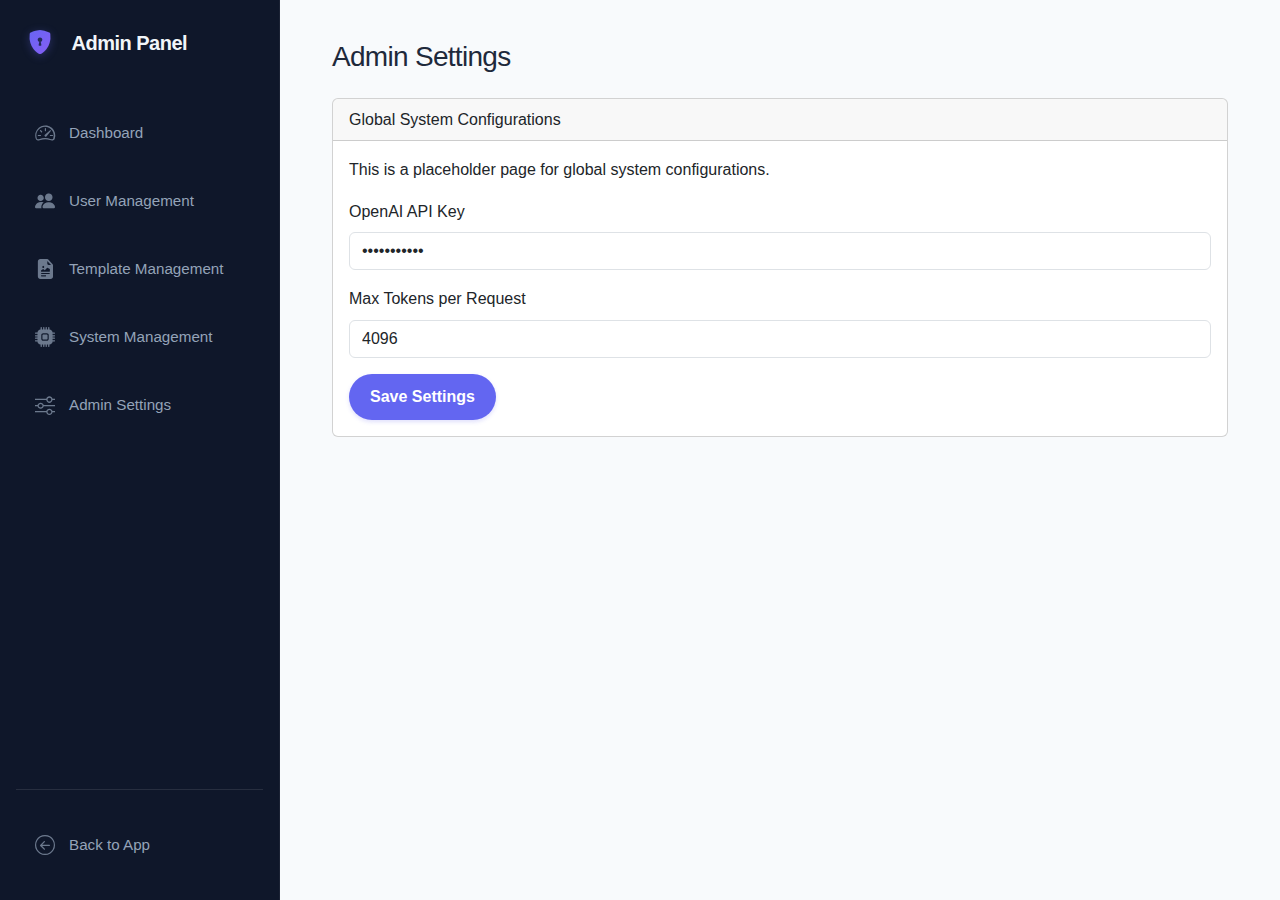
<file: templates/admin-settings.html>
<!DOCTYPE html>
<html lang="en">
<head>
    <meta charset="UTF-8">
    <meta name="viewport" content="width=device-width, initial-scale=1.0">
    <title>Settings - AI Novel Maker Admin</title>
    <link href="https://cdn.jsdelivr.net/npm/bootstrap@5.3.2/dist/css/bootstrap.min.css" rel="stylesheet">
    <link rel="stylesheet" href="https://cdn.jsdelivr.net/npm/bootstrap-icons@1.11.3/font/bootstrap-icons.min.css">
    <link rel="stylesheet" href="style.css">
</head>
<body>

    <div class="sidebar-layout">
        <!-- v2.1 Dark Sidebar for Admin -->
        <aside class="dark-sidebar">
            <div class="sidebar-header">
                <a href="admin.html" class="sidebar-brand">
                    <i class="bi bi-shield-lock-fill me-2"></i>
                    <span>Admin Panel</span>
                </a>
            </div>
            <ul class="sidebar-nav">
                <li class="sidebar-item">
                    <a href="admin.html" class="sidebar-link">
                        <i class="bi bi-speedometer2"></i>
                        <span>Dashboard</span>
                    </a>
                </li>
                <li class="sidebar-item">
                    <a href="admin-users.html" class="sidebar-link">
                        <i class="bi bi-people-fill"></i>
                        <span>User Management</span>
                    </a>
                </li>
                <li class="sidebar-item">
                    <a href="admin-templates.html" class="sidebar-link">
                        <i class="bi bi-file-earmark-richtext-fill"></i>
                        <span>Template Management</span>
                    </a>
                </li>
                <li class="sidebar-item">
                    <a href="admin-system.html" class="sidebar-link">
                        <i class="bi bi-cpu-fill"></i>
                        <span>System Management</span>
                    </a>
                </li>
                <li class="sidebar-item active">
                    <a href="admin-settings.html" class="sidebar-link">
                        <i class="bi bi-sliders"></i>
                        <span>Admin Settings</span>
                    </a>
                </li>
            </ul>
            <div class="sidebar-footer">
                <a href="index.html" class="sidebar-link">
                    <i class="bi bi-arrow-left-circle"></i>
                    <span>Back to App</span>
                </a>
            </div>
        </aside>

        <!-- Main Content -->
        <main class="main-content">
            <div class="container-fluid">
                <h1 class="h3 mb-4">Admin Settings</h1>
                
                <div class="card">
                    <div class="card-header">
                        Global System Configurations
                    </div>
                    <div class="card-body">
                        <p>This is a placeholder page for global system configurations.</p>
                        <form>
                            <div class="mb-3">
                                <label class="form-label">OpenAI API Key</label>
                                <input type="password" class="form-control" value="sk-....1234">
                            </div>
                            <div class="mb-3">
                                <label class="form-label">Max Tokens per Request</label>
                                <input type="number" class="form-control" value="4096">
                            </div>
                            <button type="submit" class="btn btn-primary rounded-pill">Save Settings</button>
                        </form>
                    </div>
                </div>
            </div>
        </main>
    </div>

    <script src="https://cdn.jsdelivr.net/npm/bootstrap@5.3.2/dist/js/bootstrap.bundle.min.js"></script>
    <script src="layout.js"></script>
</body>
</html>
</file>
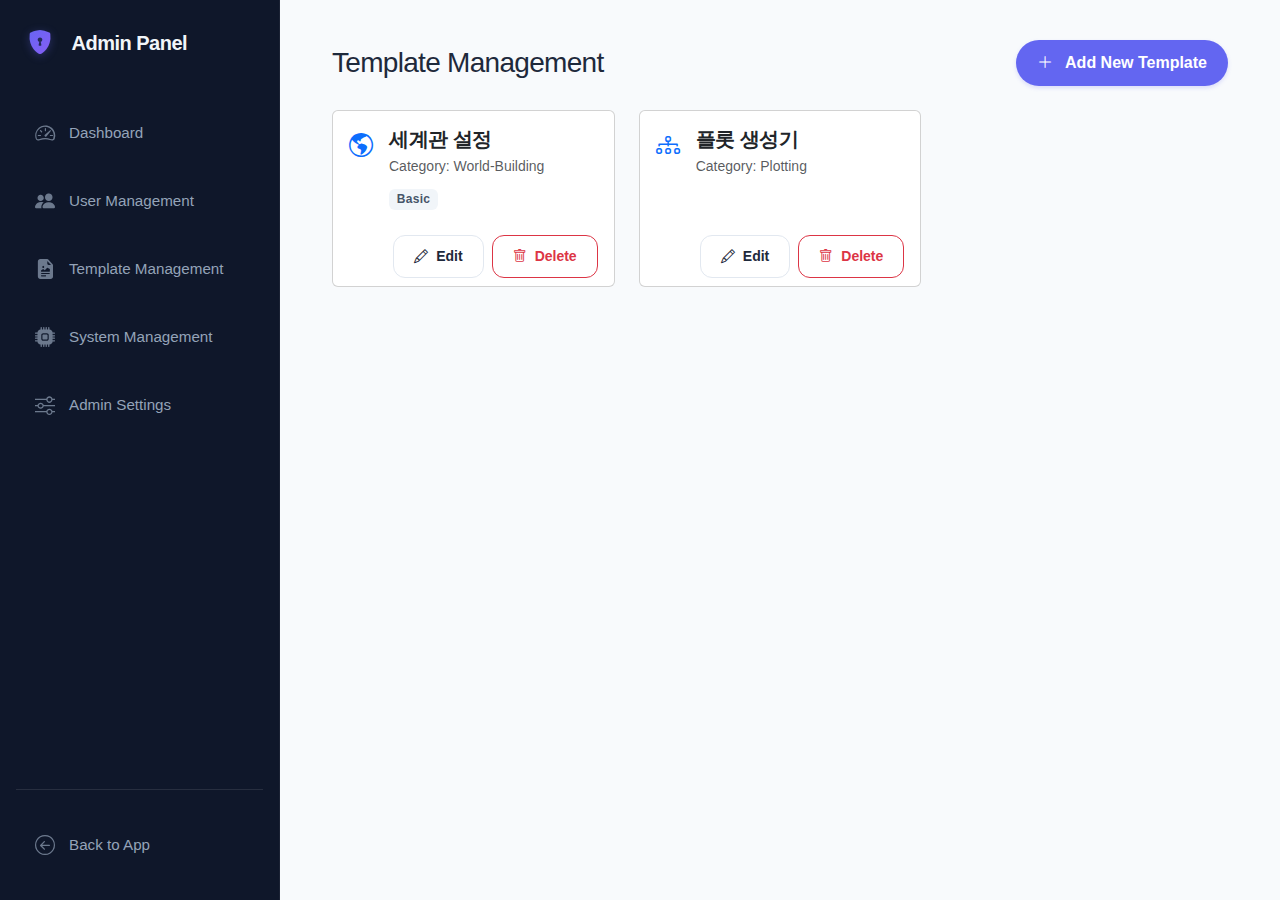
<file: templates/admin-templates.html>
<!DOCTYPE html>
<html lang="en">
<head>
    <meta charset="UTF-8">
    <meta name="viewport" content="width=device-width, initial-scale=1.0">
    <title>Template CMS - AI Novel Maker Admin</title>
    <link href="https://cdn.jsdelivr.net/npm/bootstrap@5.3.2/dist/css/bootstrap.min.css" rel="stylesheet">
    <link rel="stylesheet" href="https://cdn.jsdelivr.net/npm/bootstrap-icons@1.11.3/font/bootstrap-icons.min.css">
    <link rel="stylesheet" href="style.css">
</head>
<body>

    <div class="sidebar-layout">
        <!-- v2.1 Dark Sidebar for Admin -->
        <aside class="dark-sidebar">
            <div class="sidebar-header">
                <a href="admin.html" class="sidebar-brand">
                    <i class="bi bi-shield-lock-fill me-2"></i>
                    <span>Admin Panel</span>
                </a>
            </div>
            <ul class="sidebar-nav">
                <li class="sidebar-item">
                    <a href="admin.html" class="sidebar-link">
                        <i class="bi bi-speedometer2"></i>
                        <span>Dashboard</span>
                    </a>
                </li>
                <li class="sidebar-item">
                    <a href="admin-users.html" class="sidebar-link">
                        <i class="bi bi-people-fill"></i>
                        <span>User Management</span>
                    </a>
                </li>
                <li class="sidebar-item active">
                    <a href="admin-templates.html" class="sidebar-link">
                        <i class="bi bi-file-earmark-richtext-fill"></i>
                        <span>Template Management</span>
                    </a>
                </li>
                <li class="sidebar-item">
                    <a href="admin-system.html" class="sidebar-link">
                        <i class="bi bi-cpu-fill"></i>
                        <span>System Management</span>
                    </a>
                </li>
                <li class="sidebar-item">
                    <a href="admin-settings.html" class="sidebar-link">
                        <i class="bi bi-sliders"></i>
                        <span>Admin Settings</span>
                    </a>
                </li>
            </ul>
            <div class="sidebar-footer">
                <a href="index.html" class="sidebar-link">
                    <i class="bi bi-arrow-left-circle"></i>
                    <span>Back to App</span>
                </a>
            </div>
        </aside>

        <!-- Main Content -->
        <main class="main-content">
            <div class="container-fluid">
                <div class="d-flex justify-content-between align-items-center mb-4">
                    <h1 class="h3 mb-0">Template Management</h1>
                    <button class="btn btn-primary rounded-pill" data-bs-toggle="modal" data-bs-target="#templateEditorModal">
                        <i class="bi bi-plus-lg me-1"></i> Add New Template
                    </button>
                </div>
                
                <div class="row">
                    <!-- Template Card -->
                    <div class="col-xl-4 col-md-6">
                        <div class="card mb-4">
                            <div class="card-body">
                                <div class="d-flex align-items-start">
                                    <div class="flex-shrink-0"><i class="bi bi-globe-americas fs-4 text-primary"></i></div>
                                    <div class="flex-grow-1 ms-3">
                                        <h5 class="card-title">세계관 설정</h5>
                                        <div class="card-subtitle text-muted mb-2 small">Category: World-Building</div>
                                        <span class="badge bg-secondary-soft">Basic</span>
                                    </div>
                                </div>
                            </div>
                            <div class="card-footer d-flex justify-content-end bg-transparent border-top-0">
                                <button class="btn btn-sm btn-outline-secondary me-2" data-bs-toggle="modal" data-bs-target="#templateEditorModal"><i class="bi bi-pencil"></i> Edit</button>
                                <button class="btn btn-sm btn-outline-danger"><i class="bi bi-trash"></i> Delete</button>
                            </div>
                        </div>
                    </div>
                    <!-- Template Card -->
                    <div class="col-xl-4 col-md-6">
                        <div class="card mb-4">
                            <div class="card-body">
                                <div class="d-flex align-items-start">
                                    <div class="flex-shrink-0"><i class="bi bi-diagram-3 fs-4 text-primary"></i></div>
                                    <div class="flex-grow-1 ms-3">
                                        <h5 class="card-title">플롯 생성기</h5>
                                        <div class="card-subtitle text-muted mb-2 small">Category: Plotting</div>
                                        <span class="badge bg-primary-soft">Pro</span>
                                    </div>
                                </div>
                            </div>
                            <div class="card-footer d-flex justify-content-end bg-transparent border-top-0">
                                <button class="btn btn-sm btn-outline-secondary me-2" data-bs-toggle="modal" data-bs-target="#templateEditorModal"><i class="bi bi-pencil"></i> Edit</button>
                                <button class="btn btn-sm btn-outline-danger"><i class="bi bi-trash"></i> Delete</button>
                            </div>
                        </div>
                    </div>
                    <!-- Add more template cards as needed -->
                </div>
            </div>
        </main>
    </div>

    <!-- Template Editor Modal -->
    <div class="modal fade" id="templateEditorModal" tabindex="-1" aria-labelledby="templateEditorModalLabel" aria-hidden="true">
        <div class="modal-dialog modal-lg modal-dialog-centered">
            <div class="modal-content">
                <div class="modal-header">
                    <h5 class="modal-title" id="templateEditorModalLabel">Template Editor</h5>
                    <button type="button" class="btn-close" data-bs-dismiss="modal" aria-label="Close"></button>
                </div>
                <div class="modal-body">
                    <form>
                        <div class="mb-3">
                            <label for="templateName" class="form-label">Template Name</label>
                            <input type="text" class="form-control" id="templateName" placeholder="e.g., World-Building Assistant">
                        </div>
                        <div class="mb-3">
                            <label for="templateCategory" class="form-label">Category</label>
                            <select class="form-select" id="templateCategory">
                                <option selected>Select a category...</option>
                                <option>World-Building</option>
                                <option>Plotting</option>
                                <option>Character</option>
                                <option>Dialogue</option>
                            </select>
                        </div>
                        <div class="mb-3">
                            <label class="form-label">Tier</label>
                            <div>
                                <div class="form-check form-check-inline">
                                    <input class="form-check-input" type="radio" name="tier" id="tierBasic" value="Basic" checked>
                                    <label class="form-check-label" for="tierBasic">Basic</label>
                                </div>
                                <div class="form-check form-check-inline">
                                    <input class="form-check-input" type="radio" name="tier" id="tierPro" value="Pro">
                                    <label class="form-check-label" for="tierPro">Pro</label>
                                </div>
                            </div>
                        </div>
                        <div class="mb-3">
                            <label for="systemPrompt" class="form-label">System Prompt</label>
                            <textarea class="form-control" id="systemPrompt" rows="10" placeholder="Enter the system prompt for the AI agent..."></textarea>
                        </div>
                    </form>
                </div>
                <div class="modal-footer">
                    <button type="button" class="btn btn-secondary rounded-pill" data-bs-dismiss="modal">Close</button>
                    <button type="button" class="btn btn-primary rounded-pill">Save Template</button>
                </div>
            </div>
        </div>
    </div>

    <script src="https://cdn.jsdelivr.net/npm/bootstrap@5.3.2/dist/js/bootstrap.bundle.min.js"></script>
    <script src="layout.js"></script>
</body>
</html>
</file>
<file: templates/style.css>
:root {
    /* Layout */
    --sidebar-width: 280px;
    --sidebar-collapsed-width: 80px;
    --header-height: 70px;

    /* Colors - PromptBase Inspired & Premium Polish */
    --bg-body: #F8FAFC;
    /* Cooler, lighter grey for better contrast */
    --bg-sidebar: #0F172A;
    /* Deep Slate 900 */
    --bg-card: #FFFFFF;

    /* Accents */
    --primary: #6366F1;
    /* Indigo 500 */
    --primary-hover: #4F46E5;
    /* Indigo 600 */
    --secondary: #64748B;
    /* Slate 500 */
    --accent: #8B5CF6;
    /* Violet 500 */
    --success: #10B981;
    /* Emerald 500 */
    --warning: #F59E0B;
    /* Amber 500 */

    /* Gradients */
    --gradient-primary: linear-gradient(135deg, #6366F1 0%, #8B5CF6 100%);
    --gradient-sidebar-active: linear-gradient(90deg, rgba(99, 102, 241, 0.15) 0%, rgba(99, 102, 241, 0.05) 100%);
    --gradient-card-hover: linear-gradient(180deg, rgba(255, 255, 255, 0) 0%, rgba(99, 102, 241, 0.03) 100%);

    /* Text */
    --text-main: #1E293B;
    /* Slate 800 */
    --text-muted: #64748B;
    /* Slate 500 */
    --text-light: #F1F5F9;
    /* Slate 100 */
    --sidebar-text: #94A3B8;
    /* Slate 400 */
    --sidebar-text-hover: #FFFFFF;

    /* Borders & Shadows */
    --border-color: #E2E8F0;
    /* Slate 200 */
    --border-color-hover: #CBD5E1;
    /* Slate 300 */

    /* Refined Shadows for Depth */
    --shadow-sm: 0 1px 2px 0 rgba(0, 0, 0, 0.05);
    --shadow-md: 0 4px 6px -1px rgba(0, 0, 0, 0.1), 0 2px 4px -1px rgba(0, 0, 0, 0.06);
    --shadow-lg: 0 10px 15px -3px rgba(0, 0, 0, 0.1), 0 4px 6px -2px rgba(0, 0, 0, 0.05);
    --shadow-hover: 0 20px 25px -5px rgba(0, 0, 0, 0.1), 0 10px 10px -5px rgba(0, 0, 0, 0.04);
    --shadow-glow: 0 0 15px rgba(99, 102, 241, 0.3);

    /* Radius */
    --radius-sm: 0.5rem;
    --radius-md: 0.75rem;
    --radius-lg: 1rem;
    --radius-xl: 1.5rem;
}

/* 1. Typography & Body */
body {
    font-family: 'Inter', -apple-system, BlinkMacSystemFont, "Segoe UI", Roboto, "Helvetica Neue", Arial, sans-serif;
    background-color: var(--bg-body);
    color: var(--text-main);
    -webkit-font-smoothing: antialiased;
    line-height: 1.6;
    overflow-x: hidden;
}

h1,
h2,
h3,
h4,
h5,
h6 {
    font-weight: 700;
    letter-spacing: -0.025em;
    color: var(--text-main);
}

/* 2. Layout Structure */
.sidebar-layout {
    display: flex;
    min-height: 100vh;
    position: relative;
}

/* Sidebar Base Styles */
.dark-sidebar {
    width: var(--sidebar-width);
    background-color: var(--bg-sidebar);
    color: var(--sidebar-text);
    display: flex;
    flex-direction: column;
    position: fixed;
    top: 0;
    left: 0;
    height: 100vh;
    padding: 1.5rem 1rem;
    transition: all 0.3s cubic-bezier(0.4, 0, 0.2, 1);
    z-index: 1040;
    border-right: 1px solid rgba(255, 255, 255, 0.05);
    overflow-y: auto;
}

/* Main Content Base Styles */
.main-content {
    flex-grow: 1;
    margin-left: var(--sidebar-width);
    padding: 2.5rem;
    /* Increased padding for airiness */
    background-color: var(--bg-body);
    min-height: 100vh;
    transition: all 0.3s cubic-bezier(0.4, 0, 0.2, 1);
    width: calc(100% - var(--sidebar-width));
}

/* Container */
.content-container {
    max-width: 1440px;
    /* Slightly wider */
    margin: 0 auto;
}

/* 3. Responsive & State Modifiers */
@media (min-width: 992px) {
    .sidebar-collapsed .dark-sidebar {
        width: var(--sidebar-collapsed-width);
        padding: 1.5rem 0.5rem;
    }

    .sidebar-collapsed .sidebar-brand span,
    .sidebar-collapsed .sidebar-link span,
    .sidebar-collapsed .sidebar-footer span {
        display: none;
    }

    .sidebar-collapsed .sidebar-header {
        padding-left: 0;
        justify-content: center;
    }

    .sidebar-collapsed .sidebar-brand {
        justify-content: center;
    }

    .sidebar-collapsed .sidebar-link {
        justify-content: center;
        padding: 0.875rem 0;
    }

    .sidebar-collapsed .sidebar-link i {
        margin-right: 0;
        font-size: 1.5rem;
    }

    .sidebar-collapsed .main-content {
        margin-left: var(--sidebar-collapsed-width);
        width: calc(100% - var(--sidebar-collapsed-width));
    }
}

@media (max-width: 991.98px) {
    .dark-sidebar {
        transform: translateX(-100%);
        width: var(--sidebar-width);
    }

    .sidebar-mobile-open .dark-sidebar {
        transform: translateX(0);
        box-shadow: 0 0 50px rgba(0, 0, 0, 0.5);
    }

    .main-content {
        margin-left: 0;
        width: 100%;
        padding: 1.5rem;
    }

    .sidebar-overlay {
        position: fixed;
        top: 0;
        left: 0;
        width: 100vw;
        height: 100vh;
        background: rgba(0, 0, 0, 0.5);
        z-index: 1030;
        opacity: 0;
        visibility: hidden;
        transition: all 0.3s ease;
        backdrop-filter: blur(4px);
        /* Increased blur */
    }

    .sidebar-mobile-open .sidebar-overlay {
        opacity: 1;
        visibility: visible;
    }
}

/* 4. Sidebar Components */
.sidebar-header {
    margin-bottom: 2.5rem;
    padding-left: 0.75rem;
    display: flex;
    align-items: center;
    justify-content: space-between;
}

.sidebar-brand {
    font-size: 1.25rem;
    font-weight: 800;
    color: var(--text-light);
    text-decoration: none;
    display: flex;
    align-items: center;
    gap: 0.75rem;
    letter-spacing: -0.025em;
    white-space: nowrap;
}

.sidebar-brand i {
    background: var(--gradient-primary);
    -webkit-background-clip: text;
    background-clip: text;
    -webkit-text-fill-color: transparent;
    font-size: 1.5rem;
    filter: drop-shadow(0 2px 4px rgba(99, 102, 241, 0.3));
}

.sidebar-nav {
    list-style: none;
    padding-left: 0;
    flex-grow: 1;
    display: flex;
    flex-direction: column;
    gap: 0.375rem;
    /* Slightly more space */
}

.sidebar-link {
    display: flex;
    align-items: center;
    padding: 0.875rem 1rem;
    border-radius: var(--radius-md);
    color: var(--sidebar-text);
    text-decoration: none;
    transition: all 0.2s ease;
    font-weight: 500;
    font-size: 0.95rem;
    white-space: nowrap;
    position: relative;
    border: 1px solid transparent;
}

.sidebar-link:hover {
    color: var(--sidebar-text-hover);
    background-color: rgba(255, 255, 255, 0.08);
}

.sidebar-item.active .sidebar-link {
    background: var(--gradient-sidebar-active);
    color: var(--primary);
    border: 1px solid rgba(99, 102, 241, 0.2);
    box-shadow: 0 0 15px rgba(99, 102, 241, 0.1);
}

.sidebar-item.active .sidebar-link i {
    color: var(--primary);
    opacity: 1;
}

.sidebar-link i {
    margin-right: 0.75rem;
    font-size: 1.25rem;
    opacity: 0.7;
    transition: all 0.2s ease;
    min-width: 1.5rem;
    text-align: center;
}

.sidebar-footer {
    margin-top: auto;
    padding-top: 1.5rem;
    border-top: 1px solid rgba(255, 255, 255, 0.1);
}

/* 5. Premium Cards (PromptBase Style) */
.project-card {
    background: var(--bg-card);
    border: 1px solid var(--border-color);
    border-radius: var(--radius-lg);
    overflow: hidden;
    transition: all 0.3s cubic-bezier(0.4, 0, 0.2, 1);
    height: 100%;
    display: flex;
    flex-direction: column;
    position: relative;
}

.project-card:hover {
    transform: translateY(-6px);
    box-shadow: var(--shadow-hover);
    border-color: rgba(99, 102, 241, 0.4);
}

.project-card:hover .project-card-img {
    transform: scale(1.05);
}

.project-card-img-wrapper {
    position: relative;
    padding-top: 60%;
    /* 3:2 Aspect Ratio */
    overflow: hidden;
    background-color: #F1F5F9;
    border-bottom: 1px solid var(--border-color);
}

.project-card-img {
    position: absolute;
    top: 0;
    left: 0;
    width: 100%;
    height: 100%;
    object-fit: cover;
    transition: transform 0.5s ease;
}

.project-card-body {
    padding: 1.5rem;
    display: flex;
    flex-direction: column;
    flex-grow: 1;
    background: var(--bg-card);
    position: relative;
    z-index: 1;
}

.project-title {
    font-size: 1.125rem;
    font-weight: 700;
    color: var(--text-main);
    margin-bottom: 0.5rem;
    line-height: 1.4;
    transition: color 0.2s;
}

.project-card:hover .project-title {
    color: var(--primary);
}

.project-desc {
    font-size: 0.925rem;
    color: var(--text-muted);
    margin-bottom: 1.5rem;
    display: -webkit-box;
    -webkit-line-clamp: 2;
    line-clamp: 2;
    -webkit-box-orient: vertical;
    overflow: hidden;
    flex-grow: 1;
    line-height: 1.6;
}

.project-meta {
    display: flex;
    align-items: center;
    justify-content: space-between;
    padding-top: 1rem;
    border-top: 1px solid var(--border-color);
    font-size: 0.85rem;
    color: #94A3B8;
}

/* 6. Buttons & Interactive Elements */
.btn {
    font-weight: 600;
    padding: 0.625rem 1.25rem;
    border-radius: var(--radius-md);
    transition: all 0.2s ease;
    display: inline-flex;
    align-items: center;
    justify-content: center;
    gap: 0.5rem;
}

.btn-primary {
    background: var(--primary);
    border: 1px solid transparent;
    box-shadow: 0 2px 4px rgba(99, 102, 241, 0.2);
}

.btn-primary:hover {
    background: var(--primary-hover);
    transform: translateY(-1px);
    box-shadow: 0 4px 6px rgba(99, 102, 241, 0.3);
}

.btn-outline-secondary {
    border-color: var(--border-color);
    color: var(--text-main);
    background: white;
}

.btn-outline-secondary:hover {
    background-color: #F8FAFC;
    border-color: var(--text-muted);
    color: var(--text-main);
    transform: translateY(-1px);
}

.btn-rounded-pill {
    border-radius: 50rem !important;
}

/* Search Input Polish */
.search-input {
    background-color: #fff;
    border: 1px solid var(--border-color);
    border-radius: 50rem;
    /* Pill shape */
    padding: 0.875rem 1.25rem 0.875rem 3rem;
    font-size: 0.95rem;
    width: 320px;
    transition: all 0.2s cubic-bezier(0.4, 0, 0.2, 1);
    box-shadow: var(--shadow-sm);
}

.search-input:focus {
    border-color: var(--primary);
    box-shadow: 0 0 0 4px rgba(99, 102, 241, 0.1);
    outline: none;
    width: 340px;
    /* Subtle expansion */
}

.search-wrapper {
    position: relative;
}

.search-icon {
    position: absolute;
    left: 1.25rem;
    top: 50%;
    transform: translateY(-50%);
    color: #94A3B8;
    pointer-events: none;
}

/* 7. Utilities & Badges */
.badge {
    font-weight: 600;
    letter-spacing: 0.025em;
}

.text-gradient {
    background: var(--gradient-primary);
    -webkit-background-clip: text;
    background-clip: text;
    -webkit-text-fill-color: transparent;
}

.bg-secondary-soft {
    background-color: #F1F5F9;
    color: #475569;
}

/* Scrollbar */
::-webkit-scrollbar {
    width: 6px;
    height: 6px;
}

::-webkit-scrollbar-track {
    background: transparent;
}

::-webkit-scrollbar-thumb {
    background: #CBD5E1;
    border-radius: 3px;
}

::-webkit-scrollbar-thumb:hover {
    background: #94A3B8;
}

/* Sidebar Toggle Button (Desktop) */
.sidebar-toggle-btn {
    background: transparent;
    border: none;
    color: var(--sidebar-text);
    cursor: pointer;
    padding: 0.5rem;
    border-radius: var(--radius-sm);
    transition: color 0.2s;
}

.sidebar-toggle-btn:hover {
    color: var(--text-light);
    background: rgba(255, 255, 255, 0.1);
}
</file>
